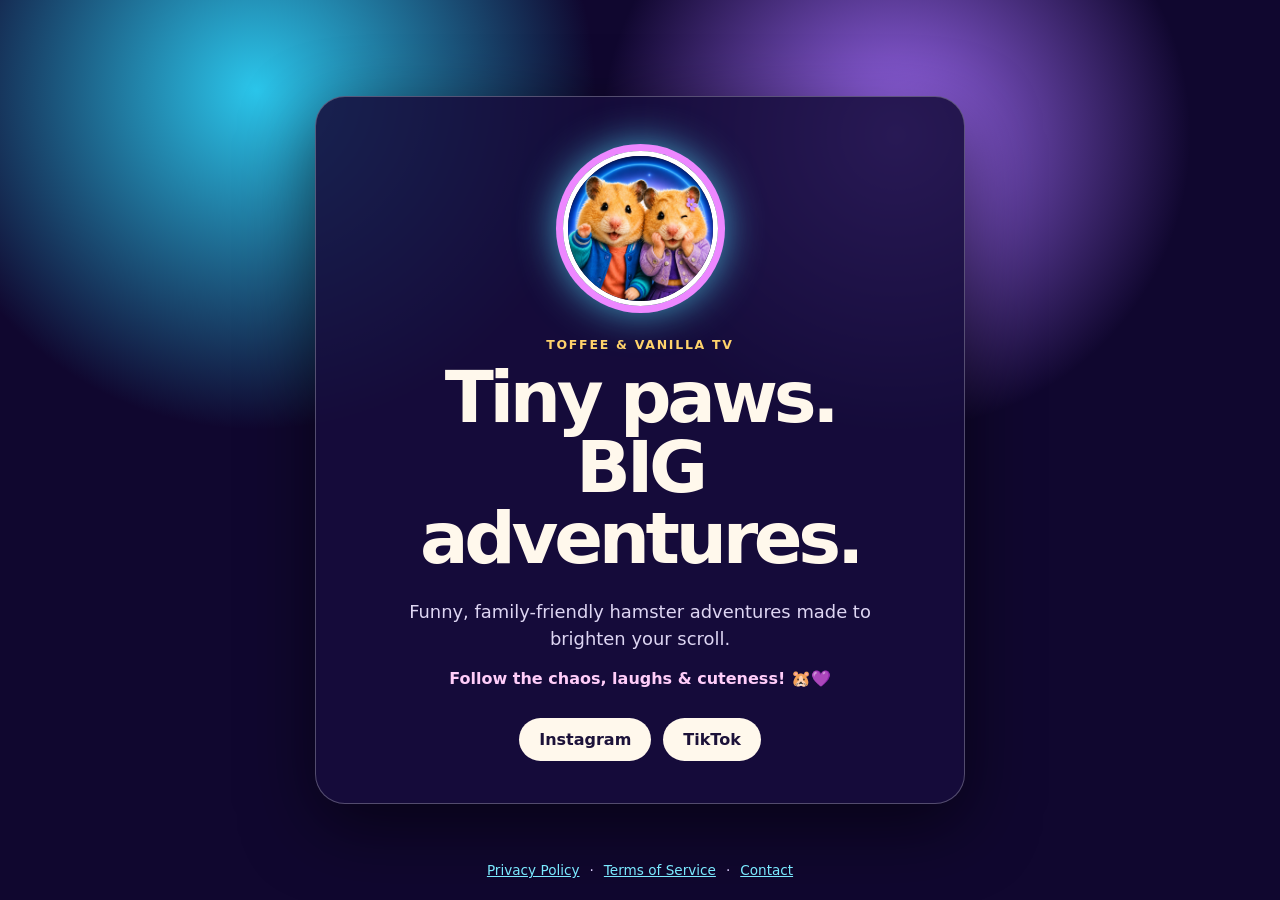
<file: index.html>
<!doctype html>
<html lang="en">
  <head>
    <meta charset="utf-8">
    <meta name="viewport" content="width=device-width, initial-scale=1">
    <meta name="description" content="Toffee & Vanilla TV — tiny paws, big adventures.">
    <title>Toffee & Vanilla TV</title>
    <link rel="stylesheet" href="site.css">
  </head>
  <body>
    <main class="card">
      <img class="avatar" src="toffee-vanilla.png" alt="Toffee and Vanilla">
      <p class="eyebrow">TOFFEE &amp; VANILLA TV</p>
      <h1>Tiny paws.<br>BIG adventures.</h1>
      <p class="lead">Funny, family-friendly hamster adventures made to brighten your scroll.</p>
      <p class="tagline">Follow the chaos, laughs &amp; cuteness! 🐹💜</p>
      <nav aria-label="Social links">
        <a href="https://www.instagram.com/toffeevanillatv/" rel="me">Instagram</a>
        <a href="https://www.tiktok.com/@toffee.vanillatv" rel="me">TikTok</a>
      </nav>
    </main>
    <footer>
      <a href="privacy.html">Privacy Policy</a>
      <span>·</span>
      <a href="terms.html">Terms of Service</a>
      <span>·</span>
      <a href="mailto:toffeevanillatv@gmail.com">Contact</a>
    </footer>
  </body>
</html>
</file>
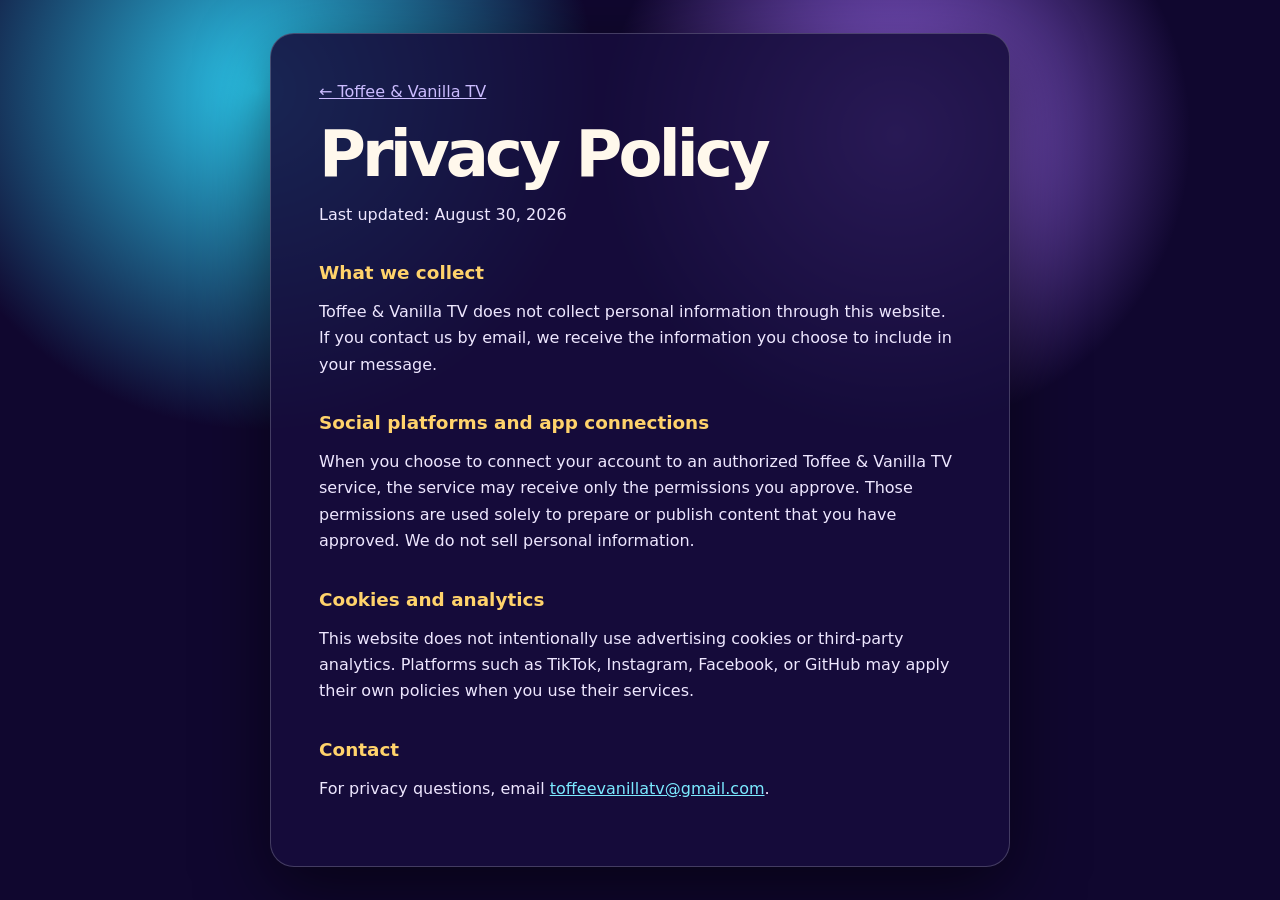
<file: privacy.html>
<!doctype html>
<html lang="en">
  <head>
    <meta charset="utf-8">
    <meta name="viewport" content="width=device-width, initial-scale=1">
    <title>Privacy Policy | Toffee & Vanilla TV</title>
    <link rel="stylesheet" href="site.css">
  </head>
  <body>
    <article class="legal">
      <a class="back" href="index.html">← Toffee &amp; Vanilla TV</a>
      <h1>Privacy Policy</h1>
      <p class="updated">Last updated: August 30, 2026</p>
      <h2>What we collect</h2>
      <p>Toffee &amp; Vanilla TV does not collect personal information through this website. If you contact us by email, we receive the information you choose to include in your message.</p>
      <h2>Social platforms and app connections</h2>
      <p>When you choose to connect your account to an authorized Toffee &amp; Vanilla TV service, the service may receive only the permissions you approve. Those permissions are used solely to prepare or publish content that you have approved. We do not sell personal information.</p>
      <h2>Cookies and analytics</h2>
      <p>This website does not intentionally use advertising cookies or third-party analytics. Platforms such as TikTok, Instagram, Facebook, or GitHub may apply their own policies when you use their services.</p>
      <h2>Contact</h2>
      <p>For privacy questions, email <a href="mailto:toffeevanillatv@gmail.com">toffeevanillatv@gmail.com</a>.</p>
    </article>
  </body>
</html>
</file>
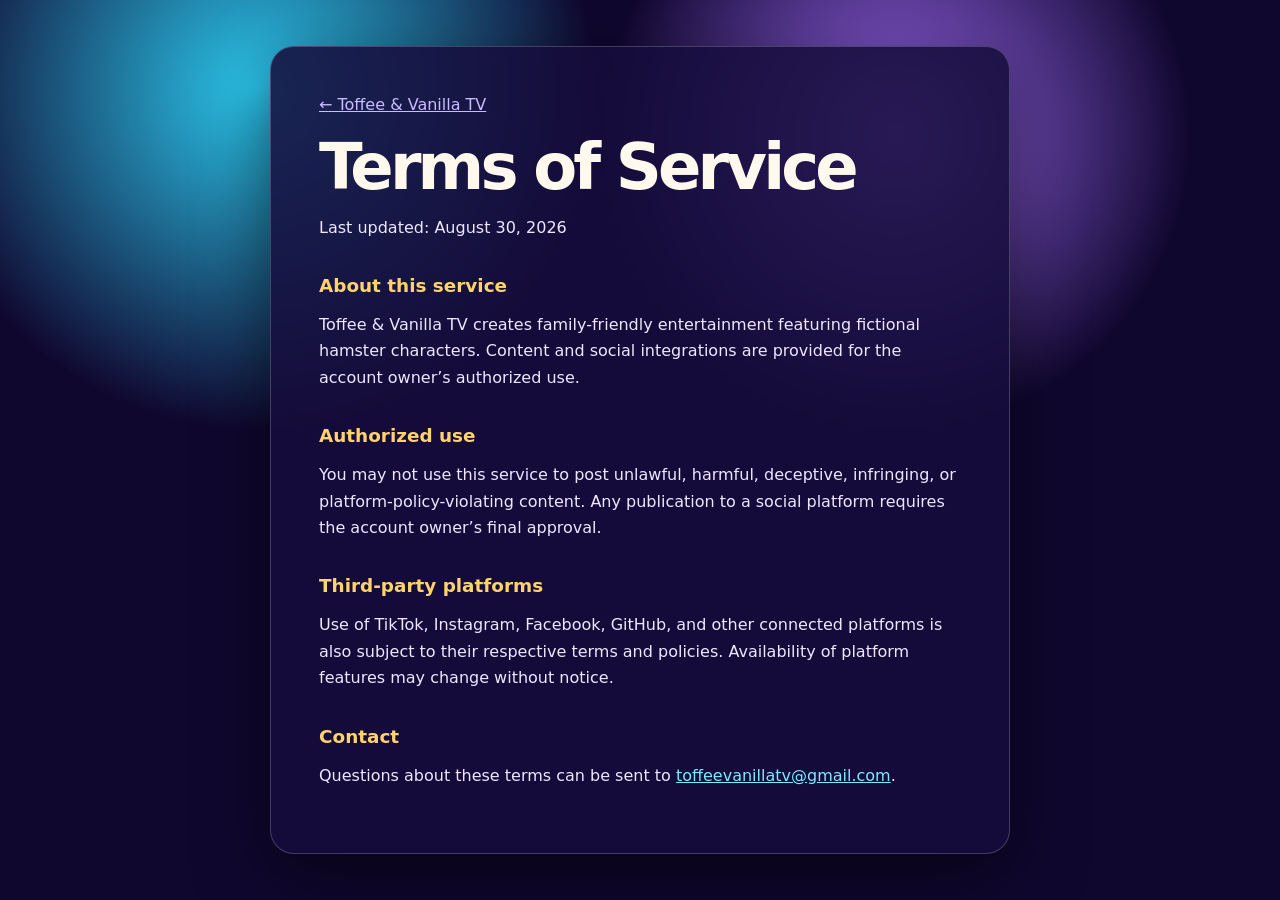
<file: terms.html>
<!doctype html>
<html lang="en">
  <head>
    <meta charset="utf-8">
    <meta name="viewport" content="width=device-width, initial-scale=1">
    <title>Terms of Service | Toffee & Vanilla TV</title>
    <link rel="stylesheet" href="site.css">
  </head>
  <body>
    <article class="legal">
      <a class="back" href="index.html">← Toffee &amp; Vanilla TV</a>
      <h1>Terms of Service</h1>
      <p class="updated">Last updated: August 30, 2026</p>
      <h2>About this service</h2>
      <p>Toffee &amp; Vanilla TV creates family-friendly entertainment featuring fictional hamster characters. Content and social integrations are provided for the account owner’s authorized use.</p>
      <h2>Authorized use</h2>
      <p>You may not use this service to post unlawful, harmful, deceptive, infringing, or platform-policy-violating content. Any publication to a social platform requires the account owner’s final approval.</p>
      <h2>Third-party platforms</h2>
      <p>Use of TikTok, Instagram, Facebook, GitHub, and other connected platforms is also subject to their respective terms and policies. Availability of platform features may change without notice.</p>
      <h2>Contact</h2>
      <p>Questions about these terms can be sent to <a href="mailto:toffeevanillatv@gmail.com">toffeevanillatv@gmail.com</a>.</p>
    </article>
  </body>
</html>
</file>
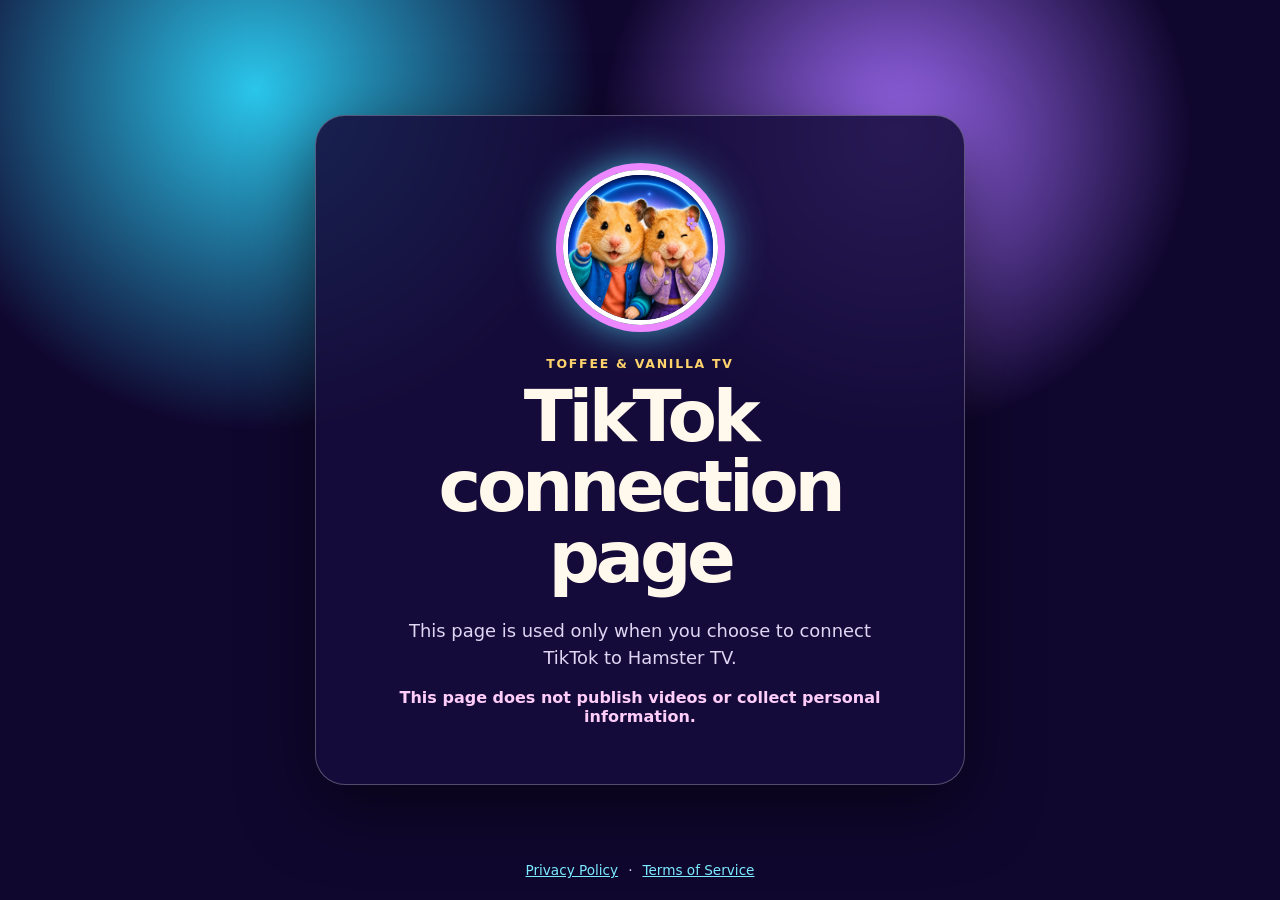
<file: tiktok-callback.html>
<!doctype html>
<html lang="en">
  <head>
    <meta charset="utf-8">
    <meta name="viewport" content="width=device-width, initial-scale=1">
    <meta name="robots" content="noindex,nofollow">
    <meta name="description" content="TikTok authorization return page for Toffee & Vanilla TV.">
    <title>TikTok connected | Toffee & Vanilla TV</title>
    <link rel="stylesheet" href="site.css">
  </head>
  <body>
    <main class="card">
      <img class="avatar" src="toffee-vanilla.png" alt="Toffee and Vanilla">
      <p class="eyebrow">TOFFEE &amp; VANILLA TV</p>
      <h1 id="title">Completing TikTok connection…</h1>
      <p class="lead" id="message">You may return to the secure Hamster TV setup.</p>
      <p class="tagline" id="codeNotice" hidden>
        Copy the one-time authorization code below into the local Hamster TV setup, then close this page.
      </p>
      <pre id="authorizationCode" hidden aria-label="TikTok authorization code"></pre>
      <p class="tagline">This page does not publish videos or collect personal information.</p>
    </main>
    <footer>
      <a href="privacy.html">Privacy Policy</a>
      <span>·</span>
      <a href="terms.html">Terms of Service</a>
    </footer>
    <script>
      const params = new URLSearchParams(window.location.search);
      const title = document.getElementById('title');
      const message = document.getElementById('message');
      const codeNotice = document.getElementById('codeNotice');
      const authorizationCode = document.getElementById('authorizationCode');
      if (params.get('error')) {
        title.textContent = 'TikTok connection was not completed';
        message.textContent = 'No videos were published. Return to Hamster TV and try again when ready.';
      } else if (params.get('code')) {
        title.textContent = 'TikTok connection approved';
        message.textContent = 'No video has been published. Copy this one-time code into the local Hamster TV setup.';
        codeNotice.hidden = false;
        authorizationCode.hidden = false;
        authorizationCode.textContent = params.get('code');
        // Avoid leaving the short-lived authorization code in browser history.
        window.history.replaceState({}, document.title, window.location.pathname);
      } else {
        title.textContent = 'TikTok connection page';
        message.textContent = 'This page is used only when you choose to connect TikTok to Hamster TV.';
      }
    </script>
  </body>
</html>
</file>
<file: site.css>
:root { color-scheme: dark; font-family: Inter, ui-sans-serif, system-ui, -apple-system, "Segoe UI", sans-serif; }
* { box-sizing: border-box; }
body { min-height: 100vh; margin: 0; display: grid; place-items: center; padding: 32px 20px; color: #fff8ec; background: radial-gradient(circle at 70% 15%, #9e6af4 0, transparent 25%), radial-gradient(circle at 20% 10%, #2bc6eb 0, transparent 26%), #10072f; }
.card { width: min(100%, 650px); padding: 54px 36px 42px; text-align: center; border: 1px solid #ffffff44; border-radius: 30px; background: #160d3ddd; box-shadow: 0 22px 70px #0008; }
.avatar { width: 155px; height: 155px; object-fit: cover; border: 5px solid #fff; border-radius: 50%; box-shadow: 0 0 0 7px #ed87ff, 0 0 45px #55dffc; }
.eyebrow { margin: 27px 0 10px; color: #ffd36b; font-weight: 800; letter-spacing: .14em; font-size: .78rem; }
h1 { margin: 0; font-size: clamp(2.45rem, 8vw, 4.5rem); line-height: .98; letter-spacing: -.06em; }
.lead { max-width: 470px; margin: 26px auto 0; color: #ded6f3; font-size: 1.12rem; line-height: 1.5; }
.tagline { color: #ffcdf9; font-weight: 700; }
nav { display: flex; justify-content: center; gap: 12px; margin-top: 30px; }
nav a { padding: 12px 20px; border-radius: 999px; color: #1c1239; background: #fff8ec; font-weight: 800; text-decoration: none; }
footer { position: fixed; bottom: 22px; display: flex; gap: 10px; color: #ddd0ff; font-size: .85rem; }
a { color: #7beaff; }
.legal { width: min(100%, 740px); padding: 48px; border: 1px solid #ffffff33; border-radius: 24px; background: #160d3ddd; box-shadow: 0 22px 70px #0008; }
.legal h1 { margin-top: 22px; font-size: clamp(2.5rem, 7vw, 4rem); }
.legal h2 { margin-top: 34px; color: #ffd36b; font-size: 1.15rem; }
.legal p { color: #eee7ff; line-height: 1.65; }
.updated, .back { color: #cbbcff; }
@media (max-width: 520px) { .card, .legal { padding: 36px 24px; } footer { position: static; margin-top: 25px; flex-wrap: wrap; justify-content: center; } body { display: block; } }
</file>
